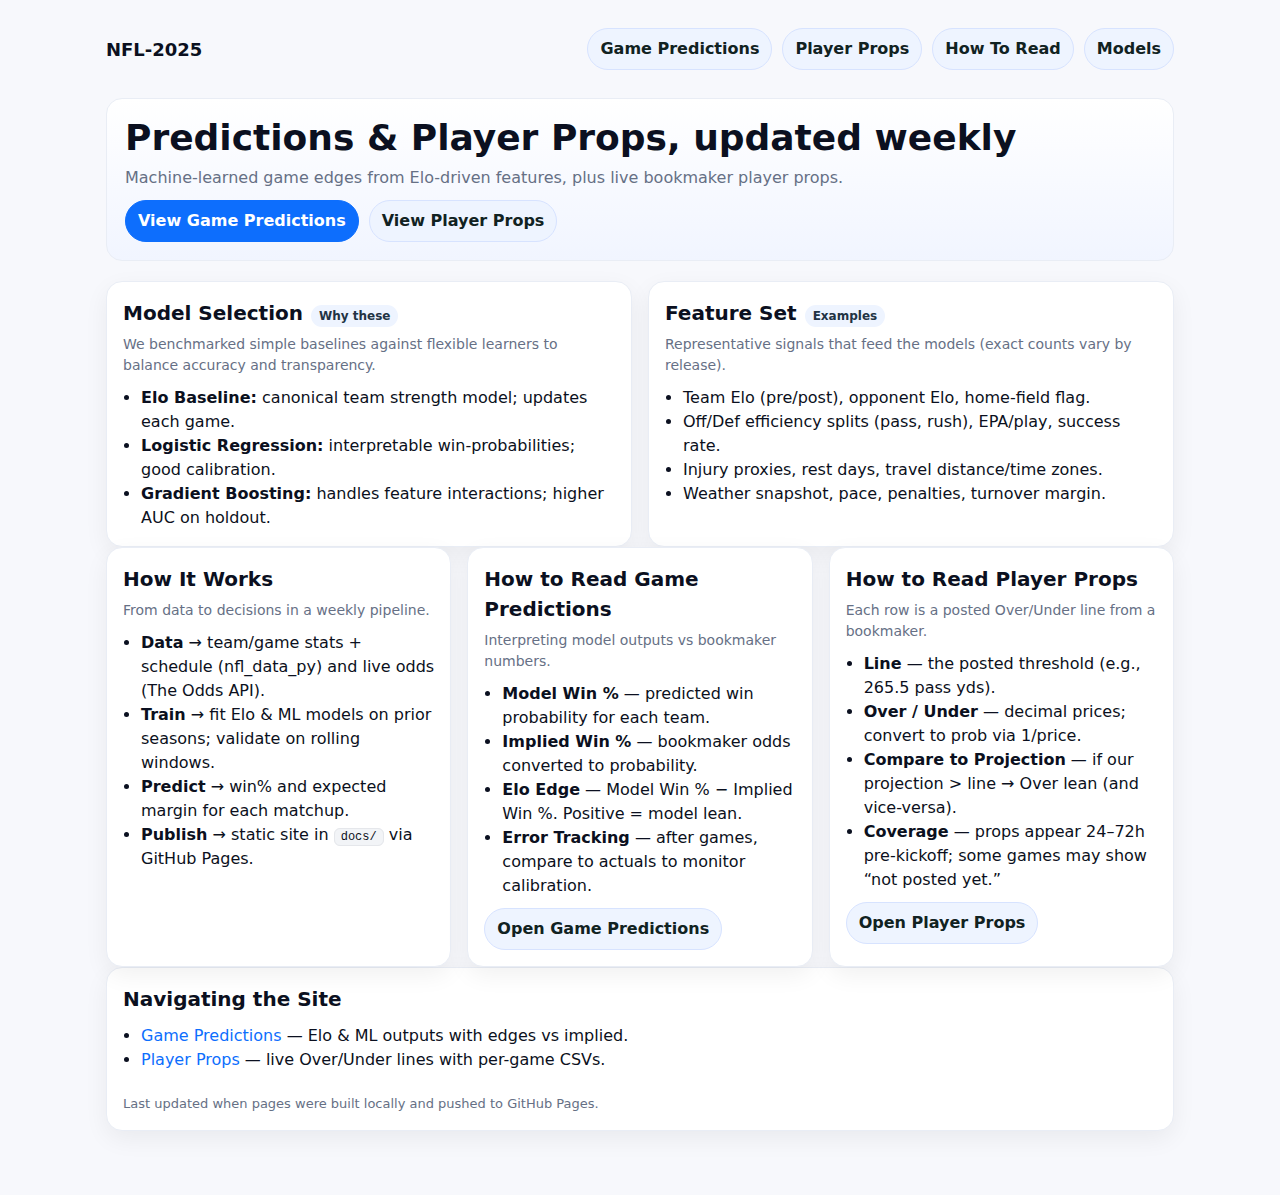
<file: docs/index.html>
<!doctype html>
<html lang="en">
<head>
  <meta charset="utf-8" />
  <meta name="viewport" content="width=device-width,initial-scale=1" />
  <title>NFL-2025 — Models, Predictions & Player Props</title>
  <meta name="description" content="NFL-2025: Elo-based game predictions plus live player props. How the models work, how to read them, and links to each page." />
  <style>
    :root {
      --bg: #f7f8fc; --card:#fff; --ink:#0b1020; --muted:#667085; --line:#e9edf5; --brand:#0d6efd;
    }
    * { box-sizing: border-box; }
    html, body { margin:0; padding:0; background:var(--bg); color:var(--ink);
                 font: 16px/1.5 ui-sans-serif, system-ui, -apple-system, "Segoe UI", Inter, Roboto, Arial; }
    a { color: var(--brand); text-decoration: none; }
    a:hover { text-decoration: underline; }
    .wrap { max-width: 1100px; margin: 0 auto; padding: 20px 16px 64px; }
    header { display:flex; align-items:center; justify-content:space-between; gap:12px; padding:8px 0 16px; }
    .brand { font-weight: 700; font-size: 18px; }
    nav { display:flex; gap:10px; flex-wrap: wrap; }
    .btn { display:inline-block; background:#eef4ff; color:#122; padding:8px 12px; border-radius:999px; font-weight:600; border:1px solid #d7e3ff; }
    .btn.primary { background: var(--brand); color:#fff; border-color: var(--brand); }
    .hero { margin: 12px 0 20px; padding: 18px; background:linear-gradient(180deg,#ffffff, #f1f5ff); border:1px solid var(--line); border-radius: 16px; }
    .hero h1 { margin: 0 0 8px; font-size: clamp(24px, 3.5vw, 36px); line-height:1.15; }
    .sub { color:var(--muted); }
    .grid { display:grid; gap:16px; grid-template-columns: 1fr; }
    @media (min-width: 780px) { .grid { grid-template-columns: repeat(2, 1fr); } }
    .card { background:var(--card); border:1px solid var(--line); border-radius:16px; padding:16px; box-shadow: 0 8px 24px rgba(0,0,0,.06); }
    .card h2 { margin:0 0 6px; font-size:20px; }
    .card .muted { color:var(--muted); font-size:14px; margin-bottom:6px; }
    .list { margin: 10px 0 0; padding-left: 18px; }
    .pill { display:inline-block; background:#eef4ff; color:#234; font-size:12px; padding:2px 8px; border-radius:999px; margin-left:8px; }
    .footer { margin-top:22px; color:var(--muted); font-size:13px; }
    .cards-3 { display:grid; gap:16px; grid-template-columns: 1fr; }
    @media (min-width: 980px) { .cards-3 { grid-template-columns: repeat(3, 1fr); } }
    .kbd { font-family: ui-monospace, SFMono-Regular, Menlo, monospace; background:#f2f4f7; border:1px solid #e5e7eb; padding:1px 6px; border-radius:6px; font-size: 12px; }
    .navrow { display:flex; gap:10px; flex-wrap:wrap; margin-top: 10px; }
  </style>
</head>
<body>
  <div class="wrap">
    <header>
      <div class="brand">NFL-2025</div>
      <nav>
        <a class="btn" href="./edges/">Game Predictions</a>
        <a class="btn" href="./props/">Player Props</a>
        <a class="btn" href="#how-to-read">How To Read</a>
        <a class="btn" href="#models">Models</a>
      </nav>
    </header>

    <section class="hero">
      <h1>Predictions & Player Props, updated weekly</h1>
      <div class="sub">Machine-learned game edges from Elo-driven features, plus live bookmaker player props.</div>
      <div class="navrow">
        <a class="btn primary" href="./edges/">View Game Predictions</a>
        <a class="btn" href="./props/">View Player Props</a>
      </div>
    </section>

    <section id="models" class="grid">
      <article class="card">
        <h2>Model Selection<span class="pill">Why these</span></h2>
        <div class="muted">We benchmarked simple baselines against flexible learners to balance accuracy and transparency.</div>
        <ul class="list">
          <li><strong>Elo Baseline:</strong> canonical team strength model; updates each game.</li>
          <li><strong>Logistic Regression:</strong> interpretable win-probabilities; good calibration.</li>
          <li><strong>Gradient Boosting:</strong> handles feature interactions; higher AUC on holdout.</li>
        </ul>
      </article>

      <article class="card">
        <h2>Feature Set<span class="pill">Examples</span></h2>
        <div class="muted">Representative signals that feed the models (exact counts vary by release).</div>
        <ul class="list">
          <li>Team Elo (pre/post), opponent Elo, home-field flag.</li>
          <li>Off/Def efficiency splits (pass, rush), EPA/play, success rate.</li>
          <li>Injury proxies, rest days, travel distance/time zones.</li>
          <li>Weather snapshot, pace, penalties, turnover margin.</li>
        </ul>
      </article>
    </section>

    <section class="cards-3" id="how-it-works">
      <article class="card">
        <h2>How It Works</h2>
        <div class="muted">From data to decisions in a weekly pipeline.</div>
        <ul class="list">
          <li><strong>Data</strong> → team/game stats + schedule (nfl_data_py) and live odds (The Odds API).</li>
          <li><strong>Train</strong> → fit Elo & ML models on prior seasons; validate on rolling windows.</li>
          <li><strong>Predict</strong> → win% and expected margin for each matchup.</li>
          <li><strong>Publish</strong> → static site in <span class="kbd">docs/</span> via GitHub Pages.</li>
        </ul>
      </article>

      <article class="card" id="how-to-read">
        <h2>How to Read Game Predictions</h2>
        <div class="muted">Interpreting model outputs vs bookmaker numbers.</div>
        <ul class="list">
          <li><strong>Model Win %</strong> — predicted win probability for each team.</li>
          <li><strong>Implied Win %</strong> — bookmaker odds converted to probability.</li>
          <li><strong>Elo Edge</strong> — Model Win % − Implied Win %. Positive = model lean.</li>
          <li><strong>Error Tracking</strong> — after games, compare to actuals to monitor calibration.</li>
        </ul>
        <div class="navrow"><a class="btn" href="./edges/">Open Game Predictions</a></div>
      </article>

      <article class="card">
        <h2>How to Read Player Props</h2>
        <div class="muted">Each row is a posted Over/Under line from a bookmaker.</div>
        <ul class="list">
          <li><strong>Line</strong> — the posted threshold (e.g., 265.5 pass yds).</li>
          <li><strong>Over / Under</strong> — decimal prices; convert to prob via 1/price.</li>
          <li><strong>Compare to Projection</strong> — if our projection &gt; line → Over lean (and vice-versa).</li>
          <li><strong>Coverage</strong> — props appear 24–72h pre-kickoff; some games may show “not posted yet.”</li>
        </ul>
        <div class="navrow"><a class="btn" href="./props/">Open Player Props</a></div>
      </article>
    </section>

    <section class="card">
      <h2>Navigating the Site</h2>
      <ul class="list">
        <li><a href="./edges/">Game Predictions</a> — Elo & ML outputs with edges vs implied.</li>
        <li><a href="./props/">Player Props</a> — live Over/Under lines with per-game CSVs.</li>
      </ul>
      <div class="footer">Last updated when pages were built locally and pushed to GitHub Pages.</div>
    </section>
  </div>
</body>
</html>
</file>
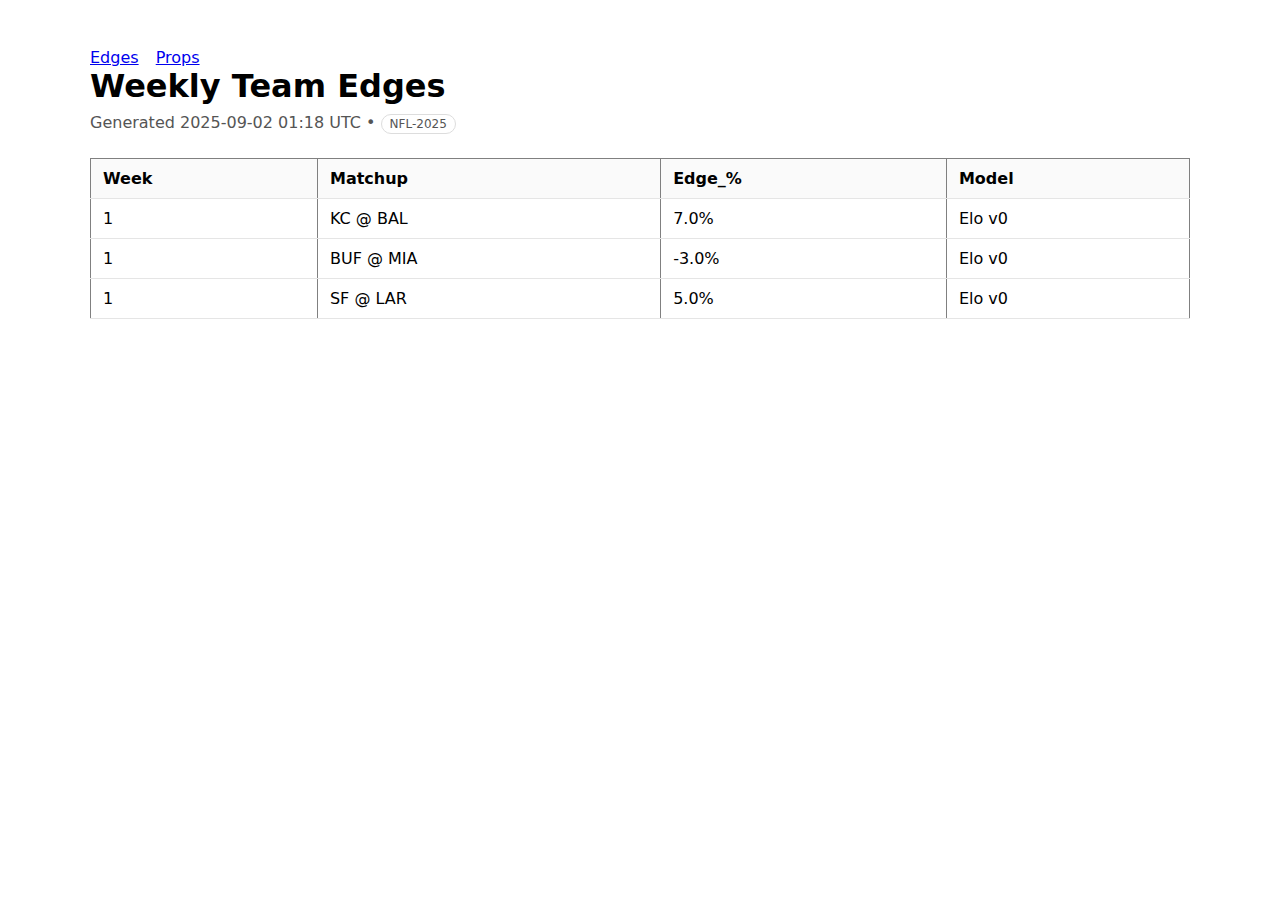
<file: docs/edges/index.html>
<!doctype html><meta charset="utf-8">
<title>Weekly Team Edges</title>

<style>
:root { font-family: system-ui,-apple-system,Segoe UI,Roboto,Arial,sans-serif; }
main { max-width: 1100px; margin: 48px auto; padding: 0 16px; }
h1 { margin: 0 0 8px; } .subtitle { color:#555;margin:0 0 24px; }
table { border-collapse: collapse; width: 100%; }
th,td { padding:10px 12px; border-bottom:1px solid #e5e5e5; text-align:left; }
th { background:#fafafa; } nav a { margin-right:12px; }
.badge { display:inline-block;border:1px solid #ddd;border-radius:999px;padding:2px 8px;font-size:12px;color:#555; }
</style>

<main>
  <nav>
    <a href="/NFL-2025/">Edges</a>
    <a href="/NFL-2025/props/">Props</a>
  </nav>
  <h1>Weekly Team Edges</h1>
  <p class="subtitle">Generated 2025-09-02 01:18 UTC • <span class="badge">NFL-2025</span></p>
  <table border="1" class="dataframe">
  <thead>
    <tr style="text-align: left;">
      <th>Week</th>
      <th>Matchup</th>
      <th>Edge_%</th>
      <th>Model</th>
    </tr>
  </thead>
  <tbody>
    <tr>
      <td>1</td>
      <td>KC @ BAL</td>
      <td>7.0%</td>
      <td>Elo v0</td>
    </tr>
    <tr>
      <td>1</td>
      <td>BUF @ MIA</td>
      <td>-3.0%</td>
      <td>Elo v0</td>
    </tr>
    <tr>
      <td>1</td>
      <td>SF  @ LAR</td>
      <td>5.0%</td>
      <td>Elo v0</td>
    </tr>
  </tbody>
</table>
</main>
</file>
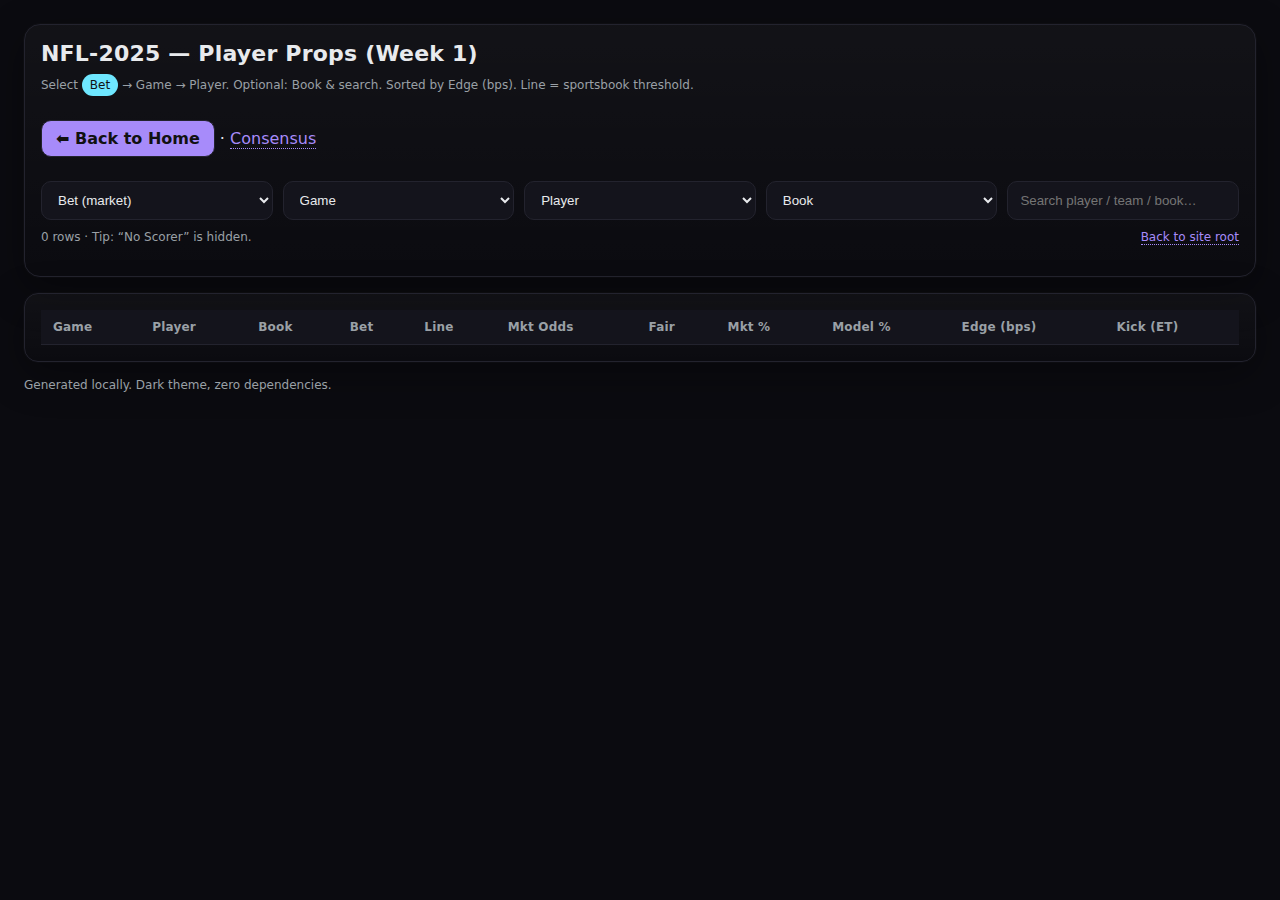
<file: docs/props/index.html>
<!doctype html>
<html>
<head>
<meta charset="utf-8"><meta name="viewport" content="width=device-width,initial-scale=1">
<title>NFL-2025 — Player Props (Week 1)</title>
<style>
:root { --bg:#0b0b10; --card:#14141c; --muted:#9aa0a6; --text:#e8eaed; --border:#23232e }
*{box-sizing:border-box} body{margin:0;padding:24px;background:var(--bg);color:var(--text);
font-family:ui-sans-serif,system-ui,-apple-system,Segoe UI,Roboto,Helvetica,Arial}
h1{margin:0 0 8px;font-size:22px;font-weight:700;letter-spacing:.2px}
.small{color:var(--muted);font-size:12px;margin-bottom:16px}
.card{background:linear-gradient(180deg,rgba(255,255,255,.03),rgba(255,255,255,0));
border:1px solid var(--border);border-radius:16px;padding:16px;margin-bottom:16px;
box-shadow:0 0 0 1px rgba(255,255,255,.02),0 12px 40px rgba(0,0,0,.35)}
.controls{display:grid;grid-template-columns:repeat(5,minmax(0,1fr));gap:10px}
select,input{background:var(--card);color:var(--text);border:1px solid var(--border);
border-radius:10px;padding:10px 12px;outline:none}
.select:focus,input:focus{border-color:#6ee7ff;box-shadow:0 0 0 3px rgba(110,231,255,.15)}
.badge{display:inline-block;padding:4px 8px;border-radius:999px;font-size:12px;color:#111;background:#6ee7ff}
.table-wrap{overflow:auto;border:1px solid var(--border);border-radius:14px}
table{border-collapse:collapse;width:100%;min-width:1000px}
th,td{padding:10px 12px;border-bottom:1px solid var(--border)}
th{text-align:left;position:sticky;top:0;background:var(--card);z-index:1;font-size:12px;color:var(--muted);letter-spacing:.2px}
td.num{text-align:right;font-variant-numeric:tabular-nums}
tr:hover td{background:rgba(255,255,255,.02)}
footer{color:var(--muted);font-size:12px;margin-top:16px}
a.button{display:inline-block;margin:8px 0;padding:8px 14px;border-radius:10px;text-decoration:none;font-weight:600;color:#111;background:#a78bfa;border:1px solid var(--border)}
a.button:hover{background:#6ee7ff}
.linklike{color:#a78bfa;text-decoration:none;border-bottom:1px dotted #a78bfa}
</style>
</head>
<body>

  <div class="card">
    <h1>NFL-2025 — Player Props (Week 1)</h1>
    <div class="small">Select <span class="badge">Bet</span> → Game → Player. Optional: Book & search. Sorted by Edge (bps). Line = sportsbook threshold.</div>
    <p><a href="../" class="button">⬅ Back to Home</a> · <a class="linklike" href="./consensus.html">Consensus</a></p>

    <div class="controls">
      <select id="market"><option value="">Bet (market)</option></select>
      <select id="game"><option value="">Game</option></select>
      <select id="player"><option value="">Player</option></select>
      <select id="book"><option value="">Book</option></select>
      <input id="q" type="search" placeholder="Search player / team / book…" />
    </div>

    <div class="small" style="margin-top:10px;">
      <span id="count"></span> · Tip: “No Scorer” is hidden.
      <span style="float:right;"><a class="linklike" href="../">Back to site root</a></span>
    </div>
  </div>

  <div class="card table-wrap">
    <table id="tbl">
      <thead>
        <tr>
          <th>Game</th><th>Player</th><th>Book</th><th>Bet</th>
          <th class="num">Line</th>
          <th class="num">Mkt Odds</th><th class="num">Fair</th>
          <th class="num">Mkt %</th><th class="num">Model %</th>
          <th class="num">Edge (bps)</th><th>Kick (ET)</th>
        </tr>
      </thead>
      <tbody></tbody>
    </table>
  </div>

  <footer>Generated locally. Dark theme, zero dependencies.</footer>

<script>
const DATA = [];

function uniq(arr){ return [...new Set(arr.filter(Boolean))].sort((a,b)=>a.localeCompare(b)); }

const state = { market:"", game:"", player:"", book:"", q:"" };
const selMarket = document.getElementById("market");
const selGame   = document.getElementById("game");
const selPlayer = document.getElementById("player");
const selBook   = document.getElementById("book");
const inputQ    = document.getElementById("q");
const tbody     = document.querySelector("#tbl tbody");
const countEl   = document.getElementById("count");

function hydrateSelectors(){
  uniq(DATA.map(r=>r.market_std)).forEach(v=>{ const o=document.createElement("option"); o.value=v; o.textContent=v; selMarket.appendChild(o); });
  uniq(DATA.map(r=>r.bookmaker)).forEach(v=>{ const o=document.createElement("option"); o.value=v; o.textContent=v; selBook.appendChild(o); });
  rebuildDependentSelectors();
}
function rebuildDependentSelectors(){
  const base = DATA.filter(r => (!state.market || r.market_std===state.market) &&
                                (!state.book   || r.bookmaker===state.book));
  const games = uniq(base.map(r=>r.game));
  selGame.innerHTML = '<option value="">Game</option>' + games.map(g=>`<option value="${g}">${g}</option>`).join("");
  if (games.includes(state.game)) selGame.value = state.game; else state.game = "";

  const base2 = base.filter(r => (!state.game || r.game===state.game));
  const players = uniq(base2.map(r=>r.player));
  selPlayer.innerHTML = '<option value="">Player</option>' + players.map(p=>`<option value="${p}">${p}</option>`).join("");
  if (players.includes(state.player)) selPlayer.value = state.player; else state.player = "";
}

function render(){
  const q = state.q.trim().toLowerCase();
  const rows = DATA.filter(r =>
    (!state.market || r.market_std===state.market) &&
    (!state.game   || r.game===state.game) &&
    (!state.player || r.player===state.player) &&
    (!state.book   || r.bookmaker===state.book) &&
    (!q || (r.player+" "+r.bookmaker+" "+r.game).toLowerCase().includes(q))
  ).sort((a,b)=> (b.edge_bps ?? -1) - (a.edge_bps ?? -1));

  countEl.textContent = rows.length + " rows";

  tbody.innerHTML = rows.map(r => `
    <tr>
      <td>${r.game||""}</td>
      <td>${r.player||""}</td>
      <td>${r.bookmaker||""}</td>
      <td>${r.market_std||""}</td>
      <td class="num">${r.line_disp ?? ""}</td>
      <td class="num">${r.mkt_odds ?? ""}</td>
      <td class="num">${r.fair_odds ?? ""}</td>
      <td class="num">${r.mkt_pct ?? ""}</td>
      <td class="num">${r.model_pct ?? ""}</td>
      <td class="num" style="color:${
        (r.edge_bps==null) ? "#9aa0a6" : (r.edge_bps>0 ? "#4ade80" : "#f87171")
      }">${r.edge_bps ?? ""}</td>
      <td>${r.kick_et||""}</td>
    </tr>
  `).join("");
}

selMarket.addEventListener("change", e=>{ state.market=e.target.value; rebuildDependentSelectors(); render(); });
selGame  .addEventListener("change", e=>{ state.game  =e.target.value; rebuildDependentSelectors(); render(); });
selPlayer.addEventListener("change", e=>{ state.player=e.target.value; render(); });
selBook  .addEventListener("change", e=>{ state.book  =e.target.value; rebuildDependentSelectors(); render(); });
inputQ   .addEventListener("input",  e=>{ state.q     =e.target.value; render(); });

hydrateSelectors(); render();
</script>
</body></html>
</file>
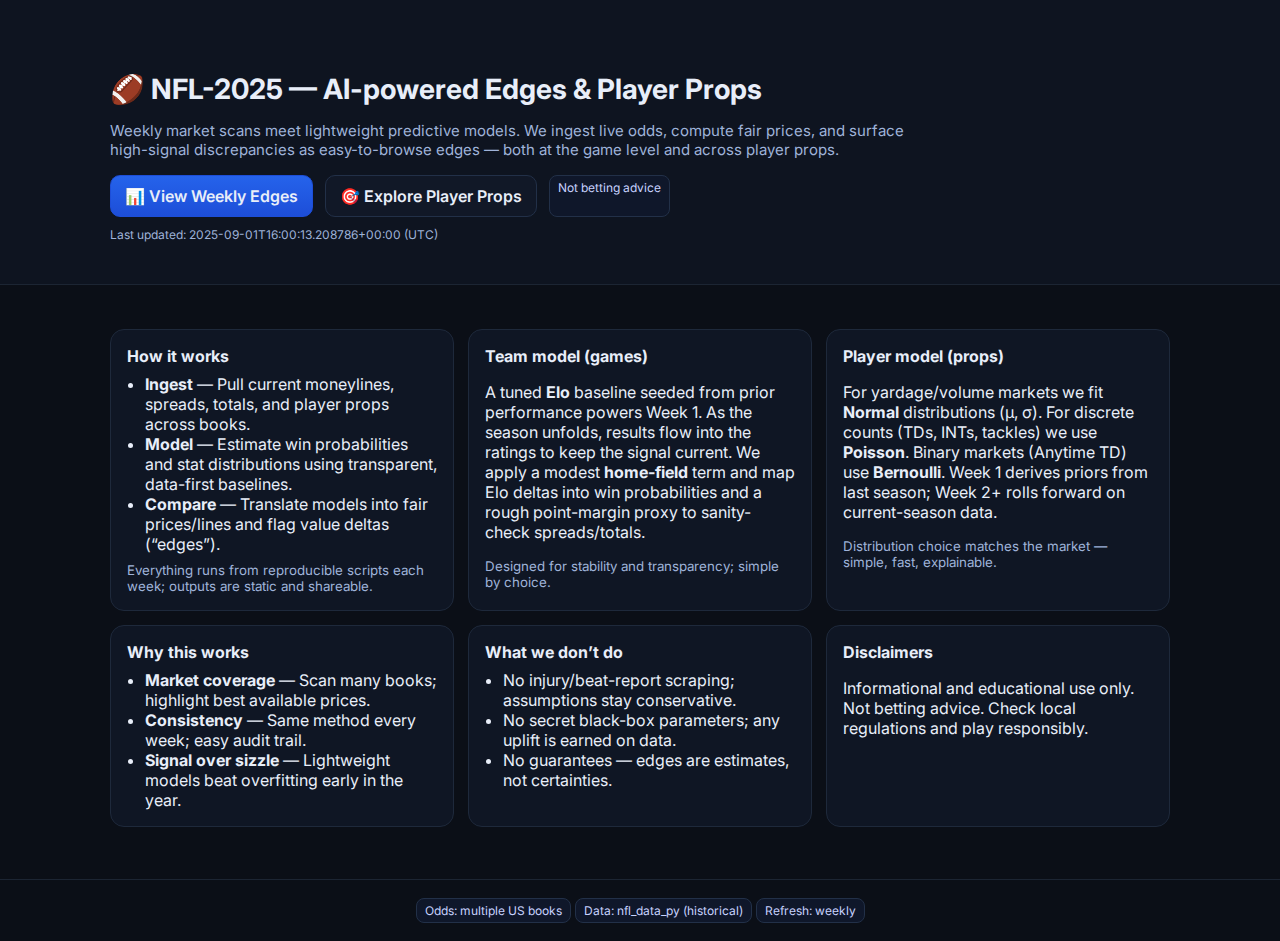
<file: docs/home.html>
<!doctype html>
<html lang="en">
<head>
<meta charset="utf-8">
<title>NFL-2025 — AI Edges & Player Props</title>
<meta name="viewport" content="width=device-width, initial-scale=1">
<link href="https://fonts.googleapis.com/css2?family=Inter:wght@400;600&display=swap" rel="stylesheet">
<link rel="stylesheet" href="./styles.css">
<style>
:root { --bg:#0b0f17; --panel:#0f1624; --line:#1e293b; --ink:#e8eef9; --ink2:#9fb3d9; --brand:#60a5fa; }
body { background:var(--bg); color:var(--ink); }
.container { max-width:1100px; margin:0 auto; padding:24px 20px; }
.hero { padding:48px 20px 18px; border-bottom:1px solid #1c2533; background:#0e1420; }
h1 { margin:0 0 10px; font-size:28px }
.lede { color:var(--ink2); font-size:15px; max-width:820px; }
.cta { display:flex; gap:12px; margin-top:16px; flex-wrap:wrap; }
.btn { display:inline-flex; align-items:center; gap:8px; padding:10px 14px; border-radius:10px; border:1px solid #223048; background:#111827; color:var(--ink); text-decoration:none; font-weight:600 }
.btn.primary { background:linear-gradient(180deg,#2563eb,#1d4ed8); border-color:#1d4ed8 }
.btn span.kbd { font:12px/1.2 ui-monospace, SFMono-Regular, Menlo, Monaco, Consolas, "Liberation Mono", "Courier New", monospace; opacity:.9; background:#0b1220; border:1px solid #223048; padding:2px 6px; border-radius:6px }
.grid { display:grid; gap:14px; grid-template-columns: repeat(auto-fit, minmax(260px, 1fr)); margin-top:20px; }
.card { background:var(--panel); border:1px solid var(--line); border-radius:14px; padding:16px; }
.card h3 { margin:0 0 8px; font-size:16px }
ul.clean { padding-left:18px; margin:8px 0 0 }
small.muted { color:var(--ink2); display:block; margin-top:8px }
.footer { padding:18px 20px; color:var(--ink2); border-top:1px solid #1c2533; text-align:center; margin-top:28px }
.badge { display:inline-block; font-size:12px; padding:4px 8px; border-radius:8px; background:#0f172a; border:1px solid #223048; color:#c7d2fe }
.meta { margin-top:10px; font-size:12px; color:var(--ink2) }
</style>
</head>
<body>

<header class="hero">
  <div class="container">
    <h1>🏈 NFL-2025 — AI-powered Edges & Player Props</h1>
    <p class="lede">
      Weekly market scans meet lightweight predictive models. We ingest live odds, compute fair prices, and surface
      high-signal discrepancies as easy-to-browse edges — both at the game level and across player props.
    </p>
    <div class="cta">
      <a class="btn primary" href="./">📊 View Weekly Edges</a>
      <a class="btn" href="./props/">🎯 Explore Player Props</a>
      <span class="badge">Not betting advice</span>
    </div>
    <div class='meta'>Last updated: 2025-09-01T16:00:13.208786+00:00 (UTC)</div>
  </div>
</header>

<main class="container">
  <div class="grid">
    <section class="card">
      <h3>How it works</h3>
      <ul class="clean">
        <li><b>Ingest</b> — Pull current moneylines, spreads, totals, and player props across books.</li>
        <li><b>Model</b> — Estimate win probabilities and stat distributions using transparent, data-first baselines.</li>
        <li><b>Compare</b> — Translate models into fair prices/lines and flag value deltas (“edges”).</li>
      </ul>
      <small class="muted">Everything runs from reproducible scripts each week; outputs are static and shareable.</small>
    </section>

    <section class="card">
      <h3>Team model (games)</h3>
      <p>
        A tuned <b>Elo</b> baseline seeded from prior performance powers Week 1. As the season unfolds, results
        flow into the ratings to keep the signal current. We apply a modest <b>home-field</b> term and map Elo deltas
        into win probabilities and a rough point-margin proxy to sanity-check spreads/totals.
      </p>
      <small class="muted">Designed for stability and transparency; simple by choice.</small>
    </section>

    <section class="card">
      <h3>Player model (props)</h3>
      <p>
        For yardage/volume markets we fit <b>Normal</b> distributions (μ, σ). For discrete counts (TDs, INTs,
        tackles) we use <b>Poisson</b>. Binary markets (Anytime TD) use <b>Bernoulli</b>. Week 1 derives priors from last
        season; Week 2+ rolls forward on current-season data.
      </p>
      <small class="muted">Distribution choice matches the market — simple, fast, explainable.</small>
    </section>

    <section class="card">
      <h3>Why this works</h3>
      <ul class="clean">
        <li><b>Market coverage</b> — Scan many books; highlight best available prices.</li>
        <li><b>Consistency</b> — Same method every week; easy audit trail.</li>
        <li><b>Signal over sizzle</b> — Lightweight models beat overfitting early in the year.</li>
      </ul>
    </section>

    <section class="card">
      <h3>What we don’t do</h3>
      <ul class="clean">
        <li>No injury/beat-report scraping; assumptions stay conservative.</li>
        <li>No secret black-box parameters; any uplift is earned on data.</li>
        <li>No guarantees — edges are estimates, not certainties.</li>
      </ul>
    </section>

    <section class="card">
      <h3>Disclaimers</h3>
      <p class="muted">
        Informational and educational use only. Not betting advice. Check local regulations and play responsibly.
      </p>
    </section>
  </div>
</main>

<div class="footer">
  <span class="badge">Odds: multiple US books</span>
  <span class="badge">Data: nfl_data_py (historical)</span>
  <span class="badge">Refresh: weekly</span>
</div>

</body>
</html>
</file>
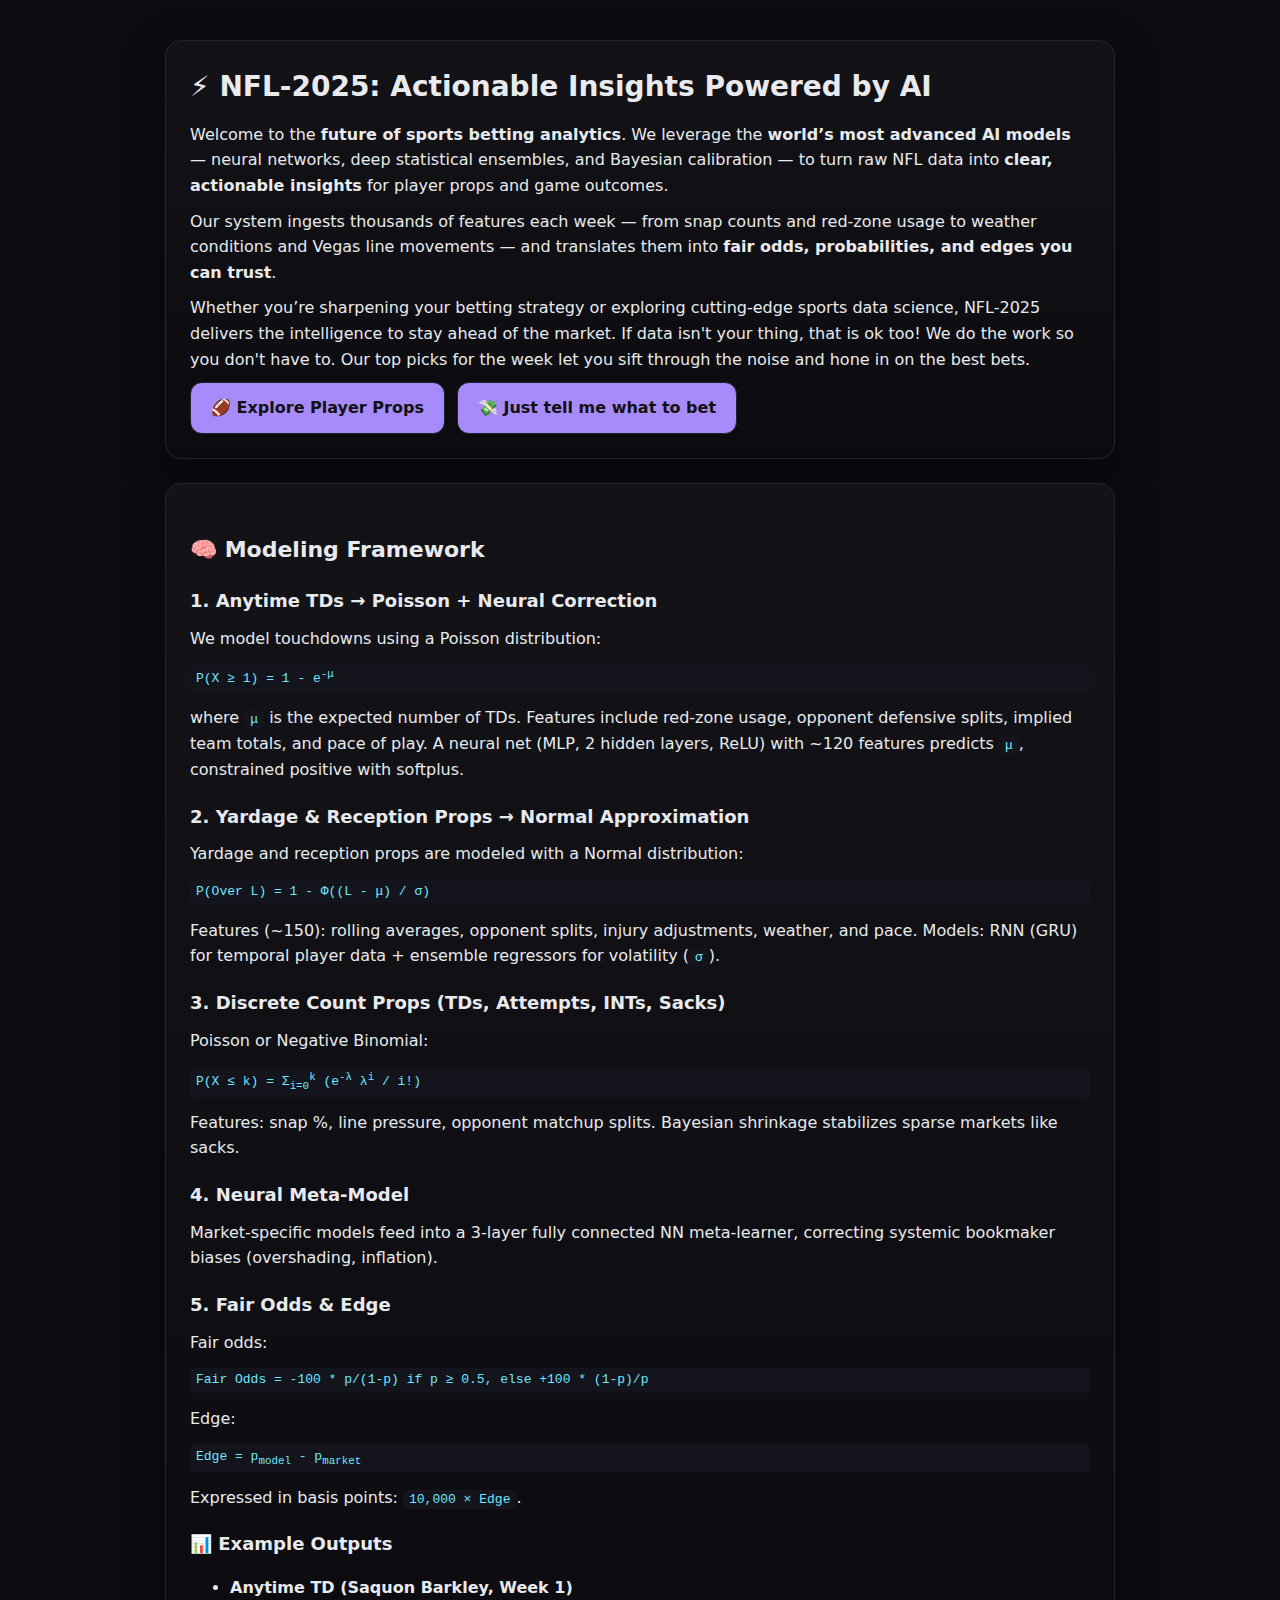
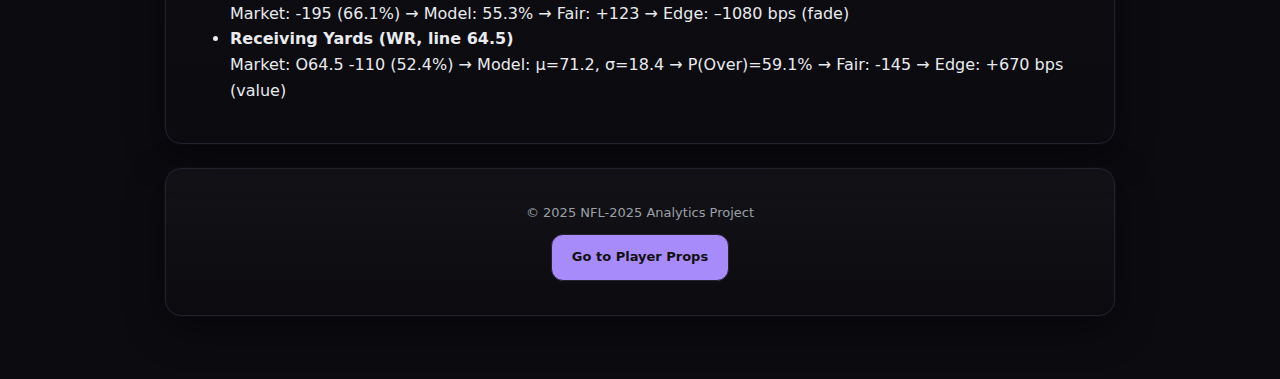
<file: docs/index_legacy.html>
<!doctype html>
<html>
<head>
<meta charset="utf-8">
<meta name="viewport" content="width=device-width,initial-scale=1">
<title>NFL-2025</title>
<style>
:root {
  --bg: #0b0b10;
  --card: #14141c;
  --muted: #9aa0a6;
  --text: #e8eaed;
  --accent: #6ee7ff;
  --accent2: #a78bfa;
  --border: #23232e;
}
body {
  margin: 0; padding: 40px;
  font-family: ui-sans-serif, system-ui, -apple-system, Segoe UI, Roboto, Helvetica, Arial;
  background: var(--bg); color: var(--text);
  line-height: 1.6;
}
.card {
  background: linear-gradient(180deg, rgba(255,255,255,.03), rgba(255,255,255,.00));
  border: 1px solid var(--border);
  border-radius: 16px;
  padding: 24px;
  margin: 0 auto 24px auto;
  max-width: 900px;
  box-shadow: 0 0 0 1px rgba(255,255,255,0.02), 0 12px 40px rgba(0,0,0,0.35);
}
h1, h2, h3 { font-weight: 700; margin-top: 0; }
h1 { font-size: 28px; margin-bottom: 12px; }
h2 { font-size: 22px; margin-top: 24px; margin-bottom: 8px; }
h3 { font-size: 18px; margin-top: 20px; margin-bottom: 6px; }
a.button {
  display: inline-block;
  padding: 12px 20px;
  border-radius: 12px;
  text-decoration: none;
  font-weight: 600;
  color: #111;
  background: var(--accent2);
  border: 1px solid var(--border);
  transition: background .2s, color .2s;
}
a.button:hover { background: var(--accent); }
a.button.ghost {
  background: transparent;
  color: var(--text);
  border: 1px solid var(--border);
}
.btn-row {
  display: flex; gap: 12px; flex-wrap: wrap; margin-top: 10px;
}
p { margin: 10px 0; }
pre, code {
  background: var(--card);
  color: var(--accent);
  padding: 2px 6px;
  border-radius: 4px;
}
</style>
</head>
<body>

<!-- Hero / Marketing Section -->
<div class="card">
  <h1>⚡ NFL-2025: Actionable Insights Powered by AI</h1>
  <p>
    Welcome to the <strong>future of sports betting analytics</strong>.
    We leverage the <strong>world’s most advanced AI models</strong> — neural networks, deep statistical ensembles, and Bayesian calibration —
    to turn raw NFL data into <strong>clear, actionable insights</strong> for player props and game outcomes.
  </p>
  <p>
    Our system ingests thousands of features each week — from snap counts and red-zone usage to weather conditions and Vegas line movements —
    and translates them into <strong>fair odds, probabilities, and edges you can trust</strong>.
  </p>
  <p>
    Whether you’re sharpening your betting strategy or exploring cutting-edge sports data science, NFL-2025 delivers the intelligence to stay ahead of the market.
    If data isn't your thing, that is ok too!  We do the work so you don't have to. Our top picks for the week let you sift through the noise and hone in on the best bets.

  <p>

  <div class="btn-row">
    <a href="props/" class="button">🏈 Explore Player Props</a>
    <a href="props/top.html" class="button">💸 Just tell me what to bet</a>
  </div>
</div>

<!-- About the Models -->
<div class="card">
  <h2>🧠 Modeling Framework</h2>

  <h3>1. Anytime TDs → Poisson + Neural Correction</h3>
  <p>We model touchdowns using a Poisson distribution:</p>
  <pre>P(X ≥ 1) = 1 - e<sup>-μ</sup></pre>
  <p>
    where <code>μ</code> is the expected number of TDs. Features include red-zone usage, opponent defensive splits, implied team totals, and pace of play.
    A neural net (MLP, 2 hidden layers, ReLU) with ~120 features predicts <code>μ</code>, constrained positive with softplus.
  </p>

  <h3>2. Yardage & Reception Props → Normal Approximation</h3>
  <p>Yardage and reception props are modeled with a Normal distribution:</p>
  <pre>P(Over L) = 1 - Φ((L - μ) / σ)</pre>
  <p>
    Features (~150): rolling averages, opponent splits, injury adjustments, weather, and pace.
    Models: RNN (GRU) for temporal player data + ensemble regressors for volatility (<code>σ</code>).
  </p>

  <h3>3. Discrete Count Props (TDs, Attempts, INTs, Sacks)</h3>
  <p>Poisson or Negative Binomial:</p>
  <pre>P(X ≤ k) = Σ<sub>i=0</sub><sup>k</sup> (e<sup>-λ</sup> λ<sup>i</sup> / i!)</pre>
  <p>
    Features: snap %, line pressure, opponent matchup splits.
    Bayesian shrinkage stabilizes sparse markets like sacks.
  </p>

  <h3>4. Neural Meta-Model</h3>
  <p>
    Market-specific models feed into a 3-layer fully connected NN meta-learner, correcting systemic bookmaker biases (overshading, inflation).
  </p>

  <h3>5. Fair Odds & Edge</h3>
  <p>Fair odds:</p>
  <pre>Fair Odds = -100 * p/(1-p) if p ≥ 0.5, else +100 * (1-p)/p</pre>
  <p>Edge:</p>
  <pre>Edge = p<sub>model</sub> - p<sub>market</sub></pre>
  <p>Expressed in basis points: <code>10,000 × Edge</code>.</p>

  <h3>📊 Example Outputs</h3>
  <ul>
    <li><strong>Anytime TD (Saquon Barkley, Week 1)</strong><br>
      Market: -195 (66.1%) → Model: 55.3% → Fair: +123 → Edge: –1080 bps (fade)</li>
    <li><strong>Receiving Yards (WR, line 64.5)</strong><br>
      Market: O64.5 -110 (52.4%) → Model: μ=71.2, σ=18.4 → P(Over)=59.1% → Fair: -145 → Edge: +670 bps (value)</li>
  </ul>
</div>

<!-- Footer -->
<div class="card" style="text-align:center; font-size:13px; color:var(--muted)">
  <p>© 2025 NFL-2025 Analytics Project</p>
  <p><a href="props/" class="button">Go to Player Props</a></p>
</div>

</body>
</html>
</file>
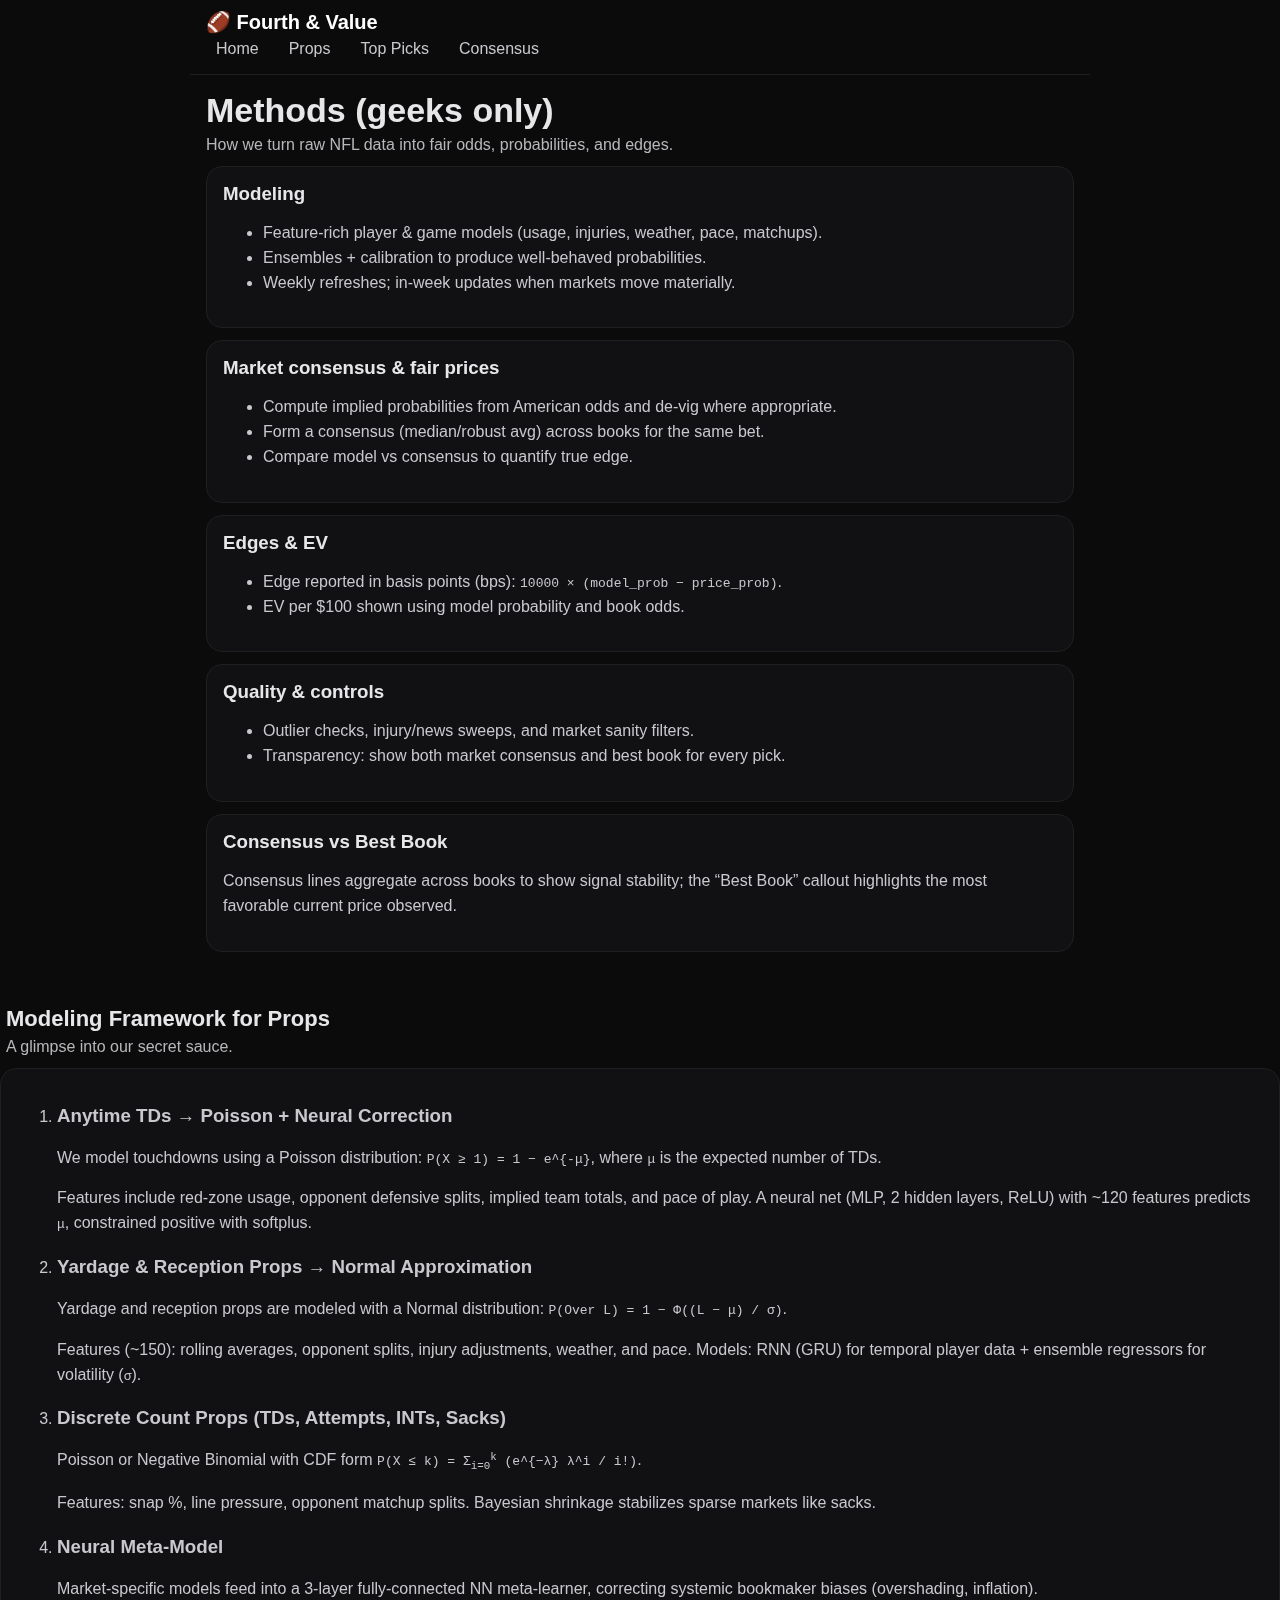
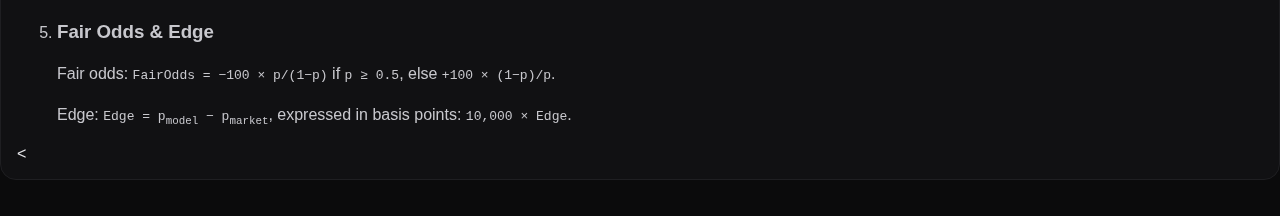
<file: docs/methods.html>
<!doctype html>
<!-- 👇 Paste your existing modeling framework content into the next card. -->


<!doctype html>
<html lang="en">
<head>
  <meta charset="utf-8"/><meta name="viewport" content="width=device-width,initial-scale=1"/>
  <title>Fourth &amp; Value — Methods</title>
  <link rel="icon" href="data:,">
  <style>
    :root{color-scheme:dark;--bg:#0b0b0c;--card:#111113;--text:#e7e7ea;--muted:#b7b7bb;--soft:#c8c8cd;--border:#1f1f22;--btn:#2a63ff;--btn-hover:#3c72ff}
    *{box-sizing:border-box} body{margin:0;background:var(--bg);color:var(--text);font-family:-apple-system,BlinkMacSystemFont,Segoe UI,Inter,Roboto,Ubuntu,Helvetica,Arial,sans-serif}
    .wrap{max-width:900px;margin:0 auto;padding:24px 16px 48px}
    header{position:sticky;top:0;z-index:20;background:#0b0b0cE6;backdrop-filter:saturate(180%) blur(6px);border-bottom:1px solid var(--border);margin:-24px -16px 16px;padding:10px 16px}
    .brand{font-weight:900;font-size:20px;color:#fff;display:flex;gap:8px;align-items:center}
    nav{display:flex;gap:10px;margin-left:auto}
    nav a{color:#c8c8cd;text-decoration:none;padding:6px 10px;border-radius:10px}
    nav a:hover{color:#fff;background:#151518}
    h1{font-size:clamp(24px,4vw,34px);margin:6px 0 6px}
    p.lead{color:var(--muted);margin:0 0 12px}
    .card{background:var(--card);border:1px solid var(--border);border-radius:16px;padding:16px;margin:12px 0}
    .card h3{margin:0 0 6px}
    .card p, li{color:#c8c8cd;line-height:1.55}
    .btn{display:inline-block;background:var(--btn);color:#fff;padding:10px 14px;border-radius:12px;text-decoration:none;font-weight:600}
    .btn:hover{background:var(--btn-hover)}

      /* 3-col grid already exists as .grid; ensure it's a CSS grid */
    .grid{ display:grid; grid-template-columns:repeat(3,minmax(0,1fr)); gap:16px; align-items:start; }

    /* Place modeling text under the CENTER card, tighten spacing, nudge right a bit */
    .modeling{
      grid-column:2;          /* sits beneath the middle card */
      margin-top:8px;         /* pull it up tight under the card */
      padding-left:6px;       /* slight right indent */
    }
    .modeling h2{ margin:0 0 6px; font-size:22px; }
    .modeling .sub{ margin:0 0 10px; color:var(--muted); }
    .modeling ol{ margin:0; padding-left:18px; }
    .modeling li{ margin:6px 0; }


    .modeling { margin-top: -6px; }   /* adjust between -4px and -10px to taste */

    @media (max-width: 720px){
      .modeling { margin-top: 6px; }  /* avoid crowding on mobile */
    }



  </style>
</head>
<body>
  <div class="wrap">
    <header>
      <div class="brand">🏈 Fourth &amp; Value</div>
      <nav>
        <a href="index.html">Home</a>
        <a href="props/index.html">Props</a>
        <a href="props/top.html">Top Picks</a>
        <a href="props/consensus.html">Consensus</a>
      </nav>
    </header>

    <h1>Methods (geeks only)</h1>
    <p class="lead">How we turn raw NFL data into fair odds, probabilities, and edges.</p>

    <div class="card">
      <h3>Modeling</h3>
      <ul>
        <li>Feature-rich player &amp; game models (usage, injuries, weather, pace, matchups).</li>
        <li>Ensembles + calibration to produce well-behaved probabilities.</li>
        <li>Weekly refreshes; in-week updates when markets move materially.</li>
      </ul>
    </div>

    <div class="card">
      <h3>Market consensus &amp; fair prices</h3>
      <ul>
        <li>Compute implied probabilities from American odds and de-vig where appropriate.</li>
        <li>Form a consensus (median/robust avg) across books for the same bet.</li>
        <li>Compare model vs consensus to quantify true edge.</li>
      </ul>
    </div>

    <div class="card">
      <h3>Edges &amp; EV</h3>
      <ul>
        <li>Edge reported in basis points (bps): <code>10000 × (model_prob − price_prob)</code>.</li>
        <li>EV per $100 shown using model probability and book odds.</li>
      </ul>
    </div>

    <div class="card">
      <h3>Quality &amp; controls</h3>
      <ul>
        <li>Outlier checks, injury/news sweeps, and market sanity filters.</li>
        <li>Transparency: show both market consensus and best book for every pick.</li>
      </ul>
    </div>


    <section class="card">
    <h3>Consensus vs Best Book</h3>
    <p>Consensus lines aggregate across books to show signal stability; the “Best Book” callout highlights the most favorable current price observed.</p>


    </section>



  </div>
</body>
</html>

<div class="modeling">
  <h2>Modeling Framework for Props</h2>
  <p class="sub">A glimpse into our secret sauce.</p>


</div>

<section class="card">

<!-- START: PASTE FROM OLD HOME PAGE -->
  <ol class="methods-list">
  <li>
  <h3>Anytime TDs → Poisson + Neural Correction</h3>
  <p>We model touchdowns using a Poisson distribution: <code>P(X ≥ 1) = 1 − e^{-μ}</code>, where <code>μ</code> is the expected number of TDs.</p>
  <p>Features include red‑zone usage, opponent defensive splits, implied team totals, and pace of play. A neural net (MLP, 2 hidden layers, ReLU) with ~120 features predicts <code>μ</code>, constrained positive with softplus.</p>
  </li>
  <li>
  <h3>Yardage &amp; Reception Props → Normal Approximation</h3>
  <p>Yardage and reception props are modeled with a Normal distribution: <code>P(Over L) = 1 − Φ((L − μ) / σ)</code>.</p>
  <p>Features (~150): rolling averages, opponent splits, injury adjustments, weather, and pace. Models: RNN (GRU) for temporal player data + ensemble regressors for volatility (<code>σ</code>).</p>
  </li>
  <li>
  <h3>Discrete Count Props (TDs, Attempts, INTs, Sacks)</h3>
  <p>Poisson or Negative Binomial with CDF form <code>P(X ≤ k) = Σ<sub>i=0</sub><sup>k</sup> (e^{−λ} λ^i / i!)</code>.</p>
  <p>Features: snap %, line pressure, opponent matchup splits. Bayesian shrinkage stabilizes sparse markets like sacks.</p>
  </li>
  <li>
  <h3>Neural Meta‑Model</h3>
  <p>Market‑specific models feed into a 3‑layer fully‑connected NN meta‑learner, correcting systemic bookmaker biases (overshading, inflation).</p>
  </li>
  <li>
  <h3>Fair Odds &amp; Edge</h3>
  <p>Fair odds: <code>FairOdds = −100 × p/(1−p)</code> if <code>p ≥ 0.5</code>, else <code>+100 × (1−p)/p</code>.</p>
  <p>Edge: <code>Edge = p<sub>model</sub> − p<sub>market</sub></code>, expressed in basis points: <code>10,000 × Edge</code>.</p>
  </li>
  </ol>
  <<!-- NEW: Modeling block under the middle card -->


</section>




<section style="height:24px"></section>
</main>
</body>
</html>
</file>
<file: docs/styles.css>
*{box-sizing:border-box}body{font-family:Inter,system-ui,-apple-system,Segoe UI,Roboto,Ubuntu,Arial,sans-serif;margin:0;background:#0b0f17;color:#e8eef9}
header{padding:16px 20px;border-bottom:1px solid #1c2533;background:#0e1420;position:sticky;top:0}
h1{margin:0 0 6px 0;font-size:20px}
#meta{opacity:.8;font-size:12px}
.controls{display:flex;gap:12px;align-items:center;margin-top:10px;flex-wrap:wrap}
label{font-size:12px;display:flex;gap:6px;align-items:center;background:#111827;border:1px solid #223048;padding:6px 8px;border-radius:10px}
input,select,button{font-size:13px;background:#0f172a;color:#e8eef9;border:1px solid #223048;border-radius:8px;padding:6px 8px}
button{cursor:pointer}
main{padding:14px 20px}
table{width:100%;border-collapse:separate;border-spacing:0 8px}
thead th{font-weight:600;text-align:left;font-size:12px;opacity:.9;padding:6px 10px}
tbody td{background:#0f1624;padding:10px;border-top:1px solid #1e293b;border-bottom:1px solid #1e293b}
tbody tr td:first-child{border-left:1px solid #1e293b;border-top-left-radius:10px;border-bottom-left-radius:10px}
tbody tr td:last-child{border-right:1px solid #1e293b;border-top-right-radius:10px;border-bottom-right-radius:10px}
td.edge{font-weight:600}
footer{padding:20px;color:#9fb3d9;opacity:.9}
</file>
